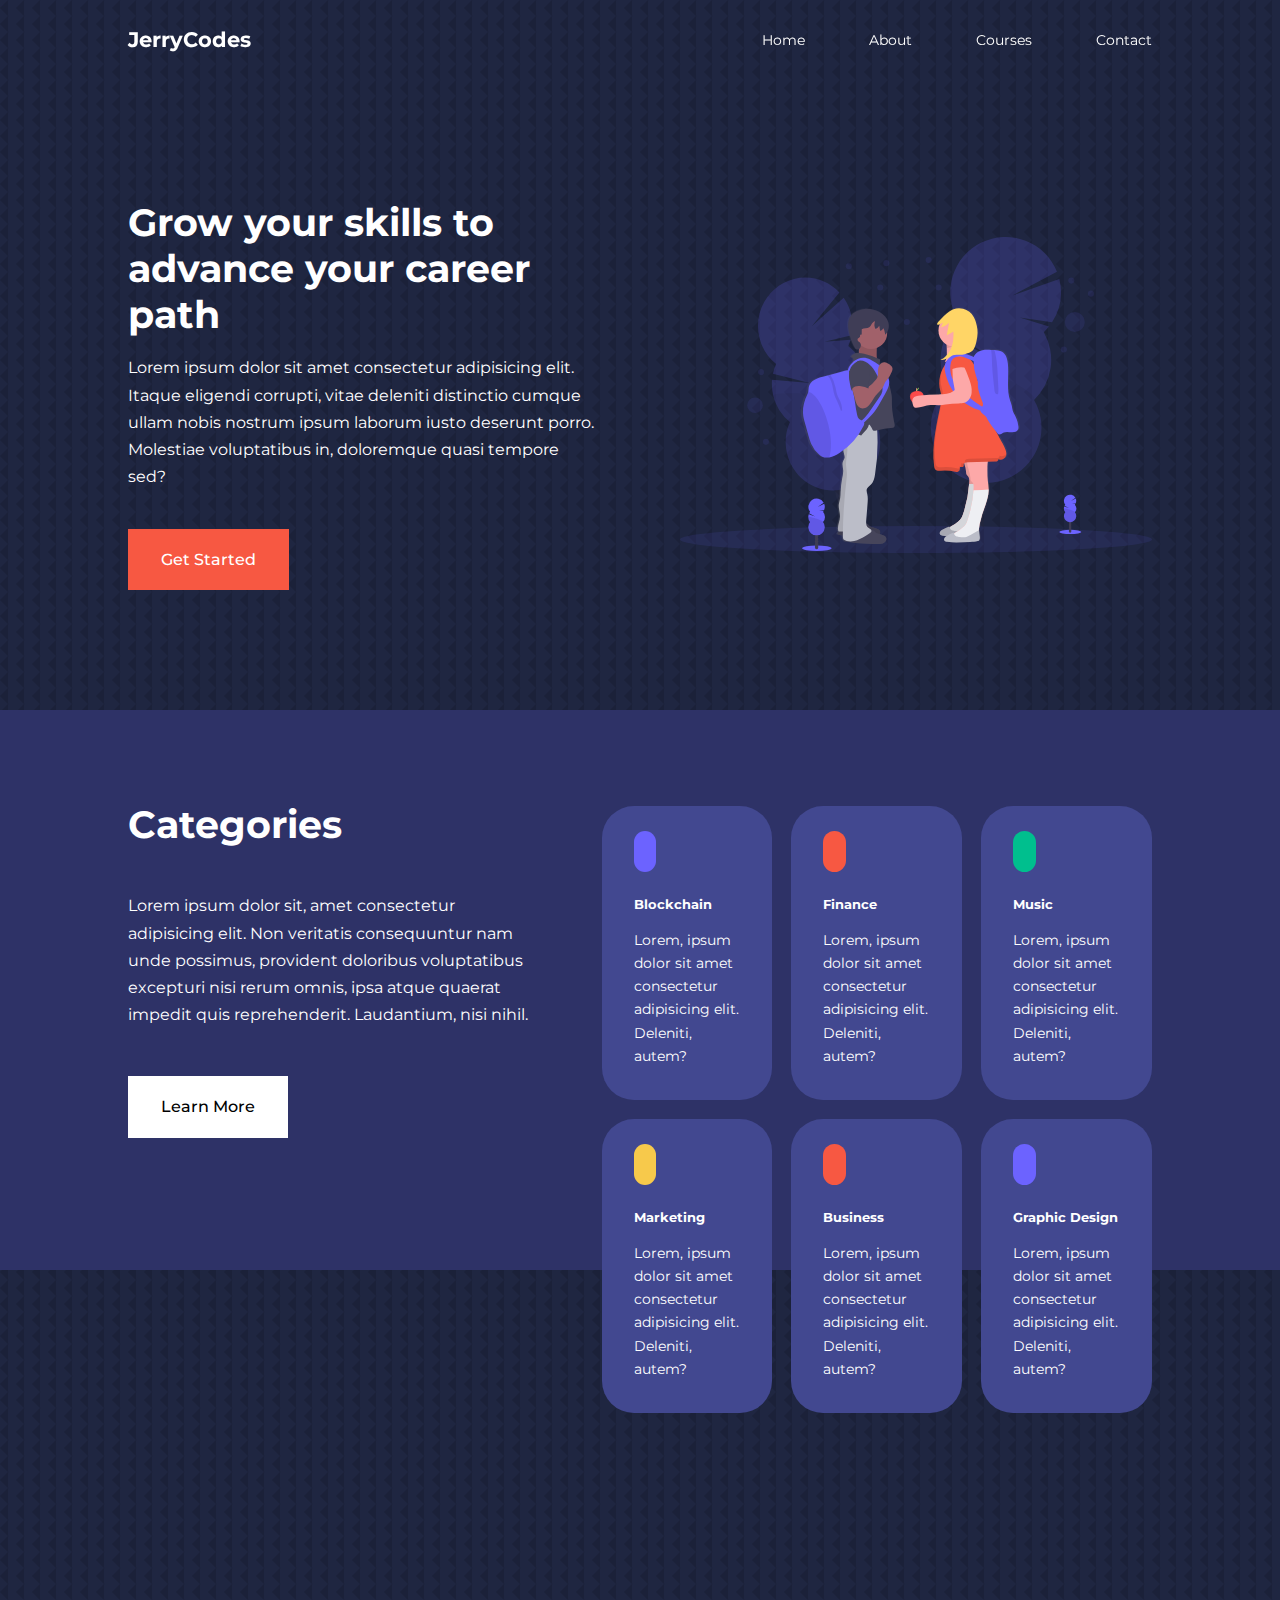
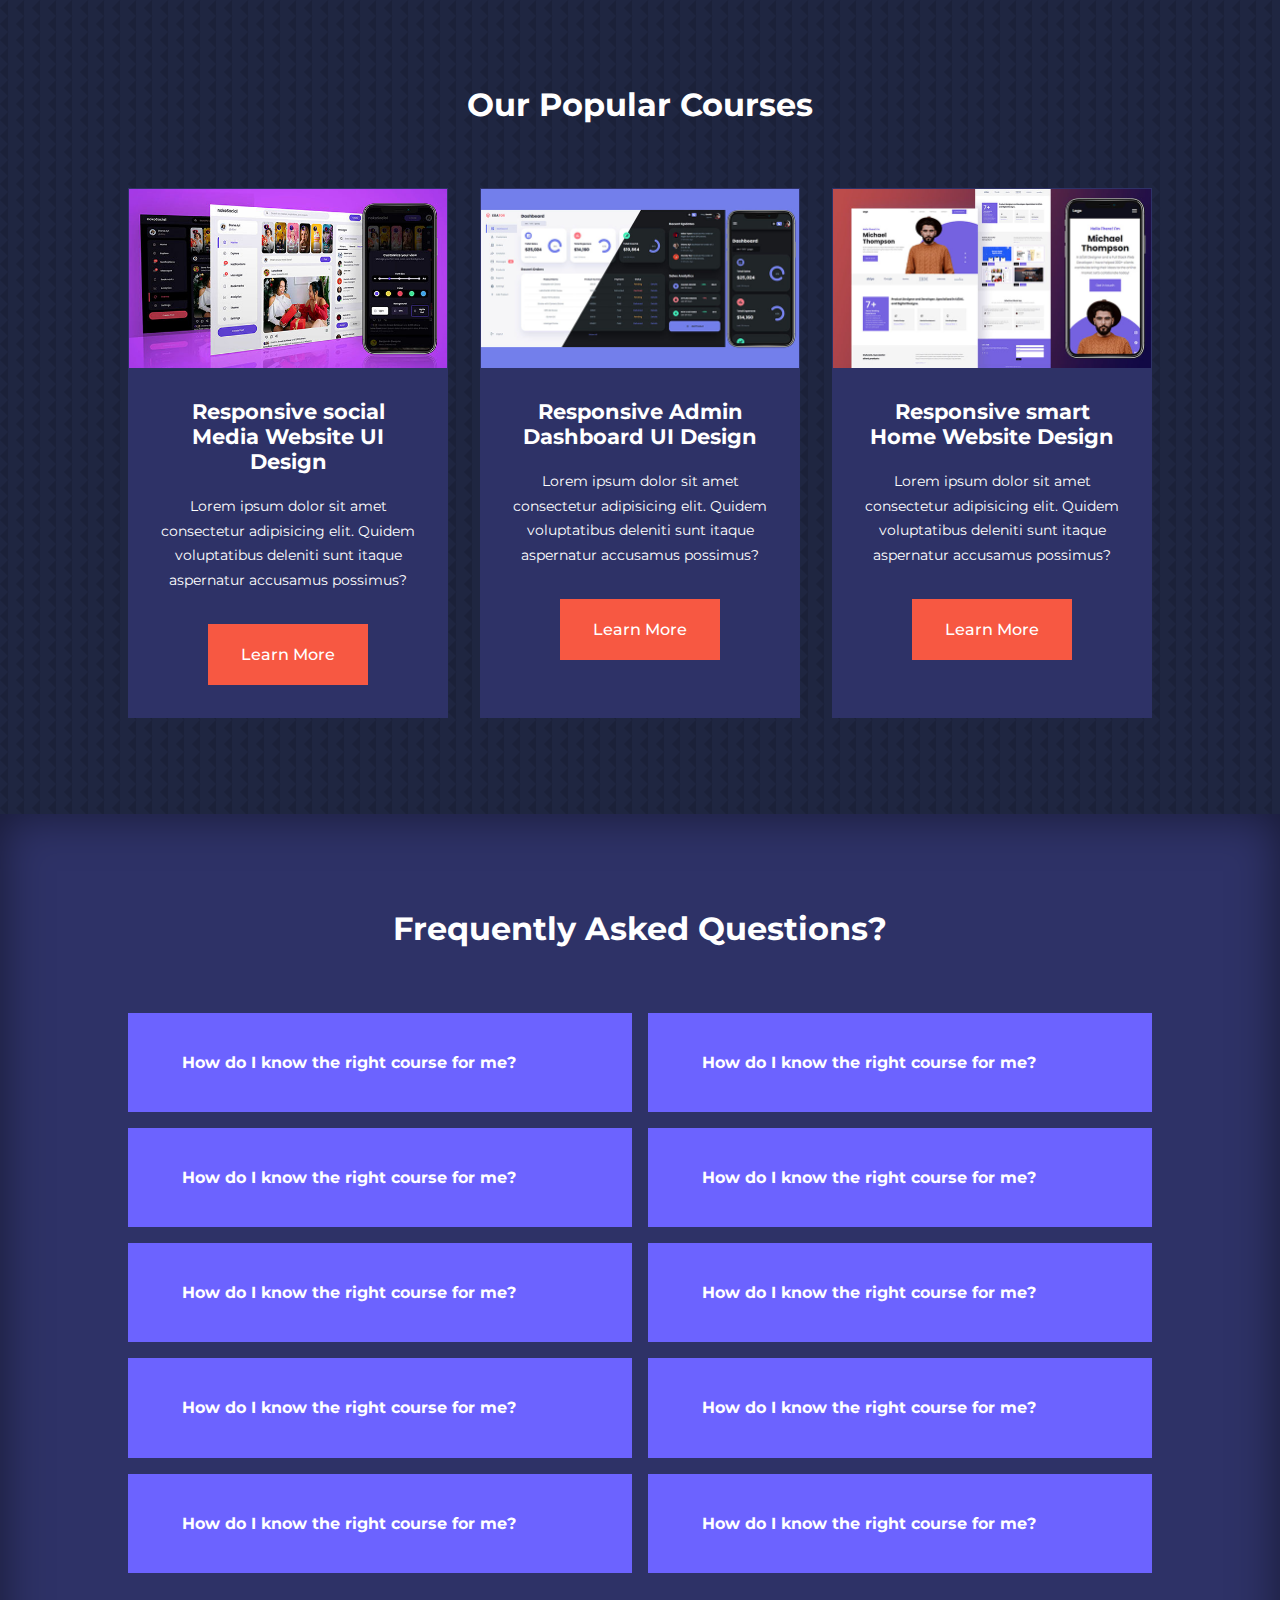
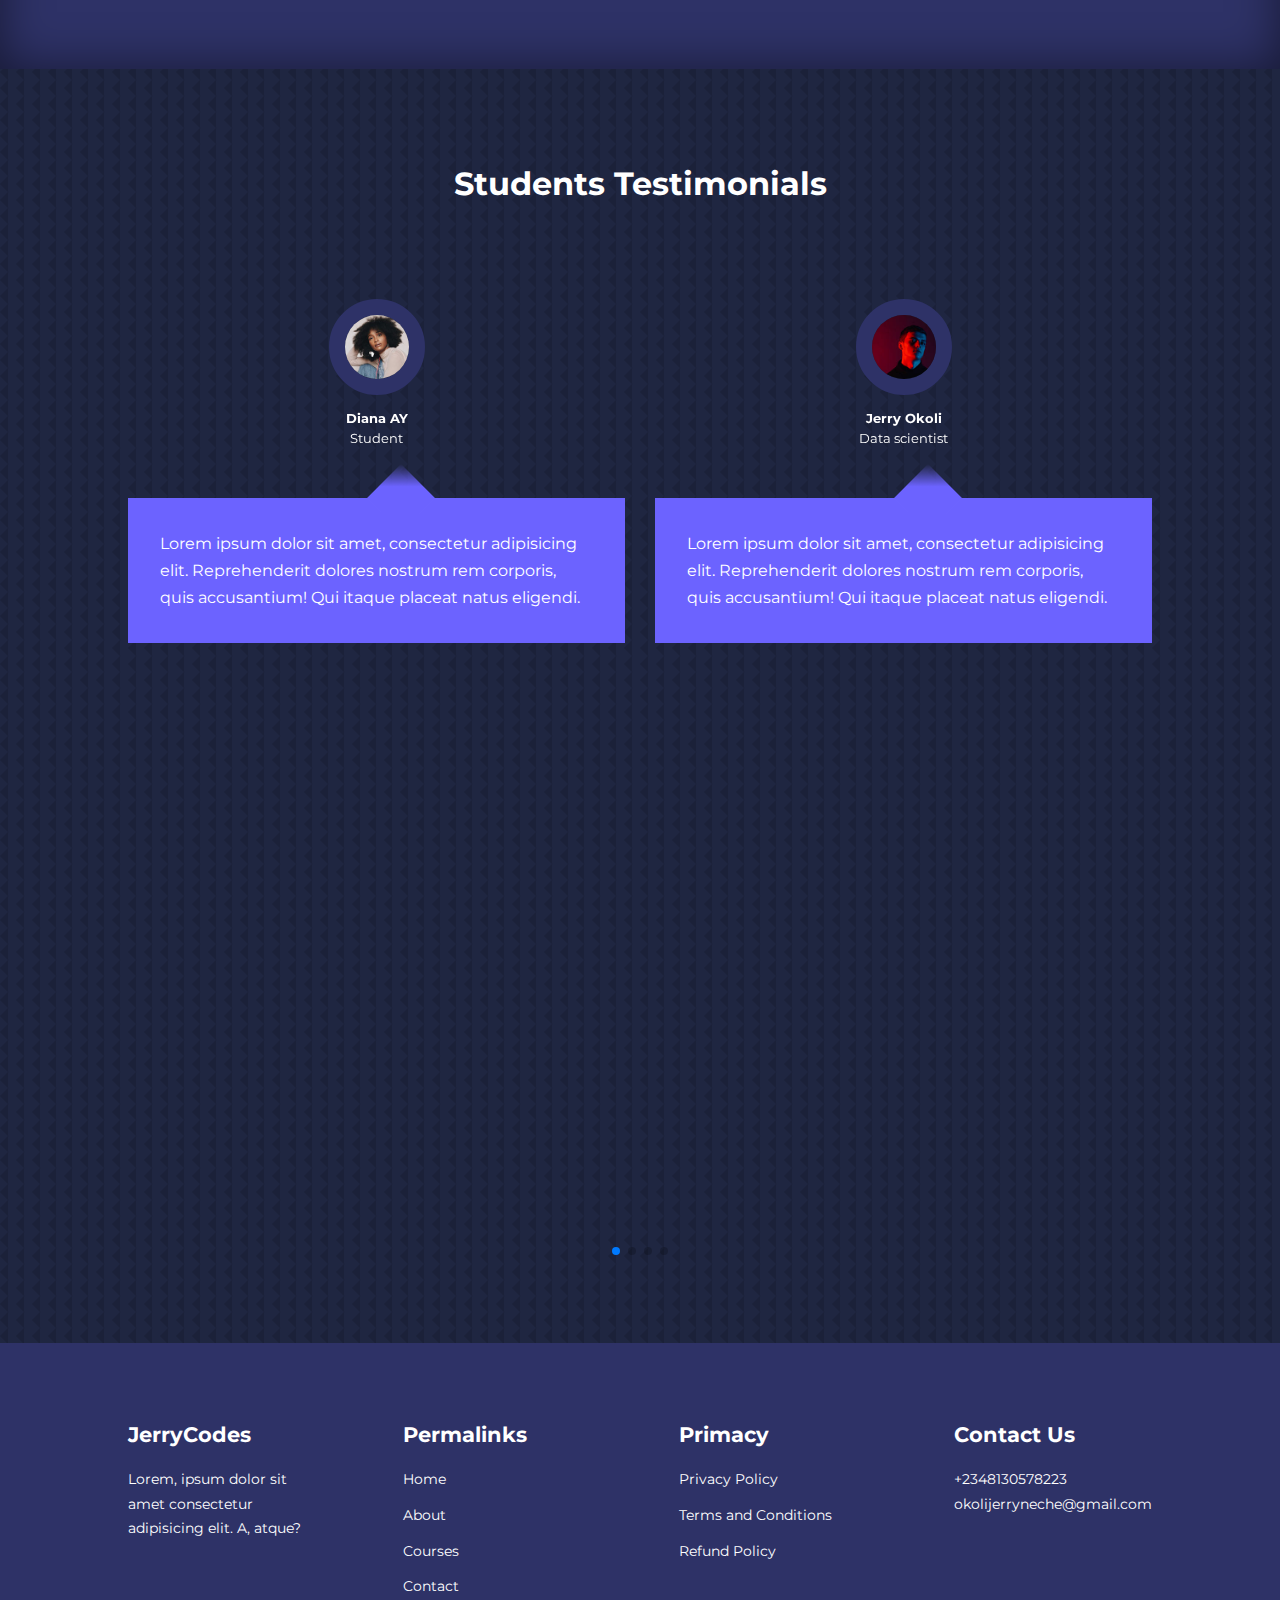
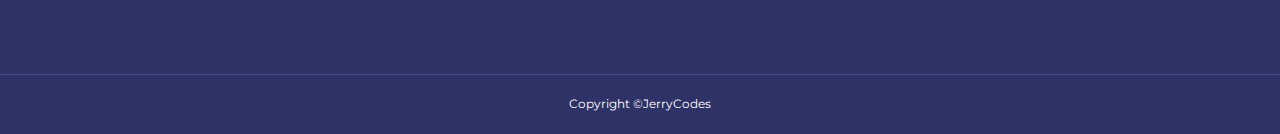
<file: index.html>
<html lang="en">
  <head>
    <meta charset="UTF-8">
    <meta name="viewport" content="width=device-width, initial-scale=1.0">
    <title>Educational Website</title>
    <link rel="stylesheet" href="https://unicons.iconscout.com/release/v4.0.8/css/line.css">

    <link rel="preconnect" href="https://fonts.googleapis.com">
  <link rel="preconnect" href="https://fonts.gstatic.com" crossorigin>
  <link href="https://fonts.googleapis.com/css2?family=Montserrat:wght@300;400;500;600;700;800;900&family=Poppins:wght@400;500;600&family=Roboto+Condensed:wght@300;400;700&family=Roboto:wght@300;400;500;700&display=swap" rel="stylesheet">

    <link rel="stylesheet" href="style.css">

    <link
  rel="stylesheet"
  href="https://cdn.jsdelivr.net/npm/swiper@10/swiper-bundle.min.css"
/>

<style>
  body{
    background-image: url(./bg-texture.png);
  }
</style>
  </head>
  <body>

    <nav>
      <!--BEM BLOCK ELEMENT MODIFIER-->
      <div class="container nav__container">
        <a href="index.html">
          <h4>JerryCodes</h4></a>
          <ul class="nav__menu">
            <li><a href="index.html">Home</a></li>
            <li><a href="about/about.html">About</a></li>
            <li><a href="courses/courses.html">Courses</a></li>
            <li><a href="contact/contact.html">Contact</a></li>
          </ul>
          <button  id="open-menu-btn"><i class="uil uil-bars"></i></button>
          <button  id="close-menu-btn"><i class="uil uil-times"></i></button>
      </div>
    </nav>

  <!--HEADER SECTION-->

  <header>
    <div class="container header__container">
      <div class="header__left">
        <h1> Grow your skills to advance your career path</h1>
        <p>
          Lorem ipsum dolor sit amet consectetur adipisicing elit. Itaque eligendi corrupti, vitae deleniti distinctio cumque ullam nobis nostrum ipsum laborum iusto deserunt porro. Molestiae voluptatibus in, doloremque quasi tempore sed?
        </p>
        <a href="courses/courses.html" class="btn btn-primary">Get Started</a>
      </div>

      <div class="header__right">
        <div class="header__right-image">
          <img src="./education website assets/images/header.svg" alt="image">
        </div>
      </div>
    </div>
  </header>
<!-- END OF HEADER -->
<!-- CATEGORIES SECTION -->
  <section class="categories">
    <div class="container categories__container">
      <div class="categories__left">
        <h1>Categories</h1>
        <p>Lorem ipsum dolor sit, amet consectetur adipisicing elit. Non veritatis consequuntur nam unde possimus, provident doloribus voluptatibus excepturi nisi rerum omnis, ipsa atque quaerat impedit quis reprehenderit. Laudantium, nisi nihil.

        </p>
        <a href="#" class="btn">Learn More</a>
      </div>

      <div class="categories__right">

        <article class="category">
          <span class="category__icon"><i class="uil uil-bitcoin-circle"></i></span>
          <h5>Blockchain</h5>
          <p>Lorem, ipsum dolor sit amet consectetur adipisicing elit. Deleniti, autem?</p>
        </article>

        <article class="category">
          <span class="category__icon"><i class="uil uil-circle"></i></span>
          <h5>Finance</h5>
          <p>Lorem, ipsum dolor sit amet consectetur adipisicing elit. Deleniti, autem?</p>
        </article>

        <article class="category">
          <span class="category__icon"><i class="uil uil-music"></i></span>
          <h5>Music</h5>
          <p>Lorem, ipsum dolor sit amet consectetur adipisicing elit. Deleniti, autem?</p>
        </article>

        <article class="category">
          <span class="category__icon"><i class="uil uil-megaphone"></i></span>
          <h5>Marketing</h5>
          <p>Lorem, ipsum dolor sit amet consectetur adipisicing elit. Deleniti, autem?</p>
        </article>

        <article class="category">
          <span class="category__icon"><i class="uil uil-puzzle-piece"></i></span>
          <h5>Business</h5>
          <p>Lorem, ipsum dolor sit amet consectetur adipisicing elit. Deleniti, autem?</p>
        </article>

        <article class="category">
          <span class="category__icon"><i class="uil uil-palette"></i></span>
          <h5>Graphic Design</h5>
          <p>Lorem, ipsum dolor sit amet consectetur adipisicing elit. Deleniti, autem?</p>
        </article>
      </div>
    </div>
  </section>
<!-- END OF CATEGORIES SECTION -->

<section class="courses">
  <h2>Our Popular Courses</h2>
  <div class="container courses__container">
    <article class="course">
      <div class="course__image">
        <img src="./education website assets/images/course1.jpg" alt="">
      </div>
        <div class="course__info">
          <h4>Responsive social Media Website UI Design</h4>
          <p>Lorem ipsum dolor sit amet consectetur adipisicing elit. Quidem voluptatibus deleniti sunt itaque aspernatur accusamus possimus?
    
          </p>
          <a href="courses/courses.html" class="btn btn-primary">Learn More</a>
        </div>
    </article>

    <article class="course">
      <div class="course__image">
        <img src="./education website assets/images/course3.jpg" alt="">
      </div>
        <div class="course__info">
          <h4>Responsive Admin Dashboard UI Design</h4>
      <p>Lorem ipsum dolor sit amet consectetur adipisicing elit. Quidem voluptatibus deleniti sunt itaque aspernatur accusamus possimus?

      </p>
      <a href="courses/courses.html" class="btn btn-primary">Learn More</a>
        </div>
    </article>

    <article class="course">
      <div class="course__image">
        <img src="./education website assets/images/course2.jpg" alt="">
      </div>
      <div class="course__info">
        <h4>Responsive smart Home Website Design</h4>
      <p>Lorem ipsum dolor sit amet consectetur adipisicing elit. Quidem voluptatibus deleniti sunt itaque aspernatur accusamus possimus?

      </p>
      <a href="courses/courses.html" class="btn btn-primary">Learn More</a>
      </div>
    </article>
  </div>
</section>

<!-- END OF Courses SECTION -->

<section class="faqs">
  <h2>Frequently Asked Questions?</h2>
  <div class="container faqs__container">
    <article class="faq">
      <div class="faq__icon"><i class="uil uil-plus"></i></div>
      <div class="question__answer">
        <h4>How do I know the right course for me?</h4>
        <p>Lorem ipsum dolor sit amet, consectetur adipisicing elit. Pariatur ullam non incidunt aperiam expedita facere iste! Ratione vitae labore, fuga fugit eum, dolorum porro nesciunt, unde repudiandae excepturi libero ullam.

        </p>
      </div>
    </article>

    <article class="faq">
      <div class="faq__icon"><i class="uil uil-plus"></i></div>
      <div class="question__answer">
        <h4>How do I know the right course for me?</h4>
        <p>Lorem ipsum dolor sit amet, consectetur adipisicing elit. Pariatur ullam non incidunt aperiam expedita facere iste! Ratione vitae labore, fuga fugit eum, dolorum porro nesciunt, unde repudiandae excepturi libero ullam.
          
        </p>
      </div>
    </article>

    <article class="faq">
      <div class="faq__icon"><i class="uil uil-plus"></i></div>
      <div class="question__answer">
        <h4>How do I know the right course for me?</h4>
        <p>Lorem ipsum dolor sit amet, consectetur adipisicing elit. Pariatur ullam non incidunt aperiam expedita facere iste! Ratione vitae labore, fuga fugit eum, dolorum porro nesciunt, unde repudiandae excepturi libero ullam.
          
        </p>
      </div>
    </article>

    <article class="faq">
      <div class="faq__icon"><i class="uil uil-plus"></i></div>
      <div class="question__answer">
        <h4>How do I know the right course for me?</h4>
        <p>Lorem ipsum dolor sit amet, consectetur adipisicing elit. Pariatur ullam non incidunt aperiam expedita facere iste! Ratione vitae labore, fuga fugit eum, dolorum porro nesciunt, unde repudiandae excepturi libero ullam.
          
        </p>
      </div>
    </article>

    <article class="faq">
      <div class="faq__icon"><i class="uil uil-plus"></i></div>
      <div class="question__answer">
        <h4>How do I know the right course for me?</h4>
        <p>Lorem ipsum dolor sit amet, consectetur adipisicing elit. Pariatur ullam non incidunt aperiam expedita facere iste! Ratione vitae labore, fuga fugit eum, dolorum porro nesciunt, unde repudiandae excepturi libero ullam.
          
        </p>
      </div>
    </article>

    <article class="faq">
      <div class="faq__icon"><i class="uil uil-plus"></i></div>
      <div class="question__answer">
        <h4>How do I know the right course for me?</h4>
        <p>Lorem ipsum dolor sit amet, consectetur adipisicing elit. Pariatur ullam non incidunt aperiam expedita facere iste! Ratione vitae labore, fuga fugit eum, dolorum porro nesciunt, unde repudiandae excepturi libero ullam.
          
        </p>
      </div>
    </article>

    <article class="faq">
      <div class="faq__icon"><i class="uil uil-plus"></i></div>
      <div class="question__answer">
        <h4>How do I know the right course for me?</h4>
        <p>Lorem ipsum dolor sit amet, consectetur adipisicing elit. Pariatur ullam non incidunt aperiam expedita facere iste! Ratione vitae labore, fuga fugit eum, dolorum porro nesciunt, unde repudiandae excepturi libero ullam.
          
        </p>
      </div>
    </article>

    <article class="faq">
      <div class="faq__icon"><i class="uil uil-plus"></i></div>
      <div class="question__answer">
        <h4>How do I know the right course for me?</h4>
        <p>Lorem ipsum dolor sit amet, consectetur adipisicing elit. Pariatur ullam non incidunt aperiam expedita facere iste! Ratione vitae labore, fuga fugit eum, dolorum porro nesciunt, unde repudiandae excepturi libero ullam.
          
        </p>
      </div>
    </article>

    <article class="faq">
      <div class="faq__icon"><i class="uil uil-plus"></i></div>
      <div class="question__answer">
        <h4>How do I know the right course for me?</h4>
        <p>Lorem ipsum dolor sit amet, consectetur adipisicing elit. Pariatur ullam non incidunt aperiam expedita facere iste! Ratione vitae labore, fuga fugit eum, dolorum porro nesciunt, unde repudiandae excepturi libero ullam.
          
        </p>
      </div>
    </article>

    <article class="faq">
      <div class="faq__icon"><i class="uil uil-plus"></i></div>
      <div class="question__answer">
        <h4>How do I know the right course for me?</h4>
        <p>Lorem ipsum dolor sit amet, consectetur adipisicing elit. Pariatur ullam non incidunt aperiam expedita facere iste! Ratione vitae labore, fuga fugit eum, dolorum porro nesciunt, unde repudiandae excepturi libero ullam.
          
        </p>
      </div>
    </article>
  </div>
</section>

<!-- END OF FAQS SECTION -->

<section class="container testimonials__container mySwiper ">
  <h2>Students Testimonials</h2>
  <div class="swiper-wrapper">
     <article class="testimonial swiper-slide">
      <div class="avatar">
        <img src="./education website assets/images/avatar1.jpg" alt="">
      </div>

      <div class="testimonial__info">
        <h5>Diana AY</h5>
        <small>Student</small>
      </div>

      <div class="testimonial__body">
        <p>
          Lorem ipsum dolor sit amet, consectetur adipisicing elit. Reprehenderit dolores nostrum rem corporis, quis accusantium! Qui itaque placeat natus eligendi.
          
        </p>
      </div>
    </article>

    <article class="testimonial swiper-slide">
      <div class="avatar">
        <img src="./education website assets/images/avatar2.jpg" alt="">
      </div>

      <div class="testimonial__info">
        <h5>Jerry Okoli</h5>
        <small>Data scientist</small>
      </div>

      <div class="testimonial__body">
        <p>
          Lorem ipsum dolor sit amet, consectetur adipisicing elit. Reprehenderit dolores nostrum rem corporis, quis accusantium! Qui itaque placeat natus eligendi.
          
        </p>
      </div>
    </article>

    <article class="testimonial swiper-slide">
      <div class="avatar">
        <img src="./education website assets/images/avatar3.jpg" alt="">
      </div>

      <div class="testimonial__info">
        <h5>Onyema Godwin</h5>
        <small>Web Developer</small>
      </div>

      <div class="testimonial__body">
        <p>
          Lorem ipsum dolor sit amet, consectetur adipisicing elit. Reprehenderit dolores nostrum rem corporis, quis accusantium! Qui itaque placeat natus eligendi.
          
        </p>
      </div>
    </article>

    <article class="testimonial swiper-slide">
      <div class="avatar">
        <img src="./education website assets/images/avatar4.jpg" alt="">
      </div>

      <div class="testimonial__info">
        <h5>Halima Yusuf</h5>
        <small>Student</small>
      </div>

      <div class="testimonial__body">
        <p>
          Lorem ipsum dolor sit amet, consectetur adipisicing elit. Reprehenderit dolores nostrum rem corporis, quis accusantium! Qui itaque placeat natus eligendi.
          
        </p>
      </div>
    </article>

    <article class="testimonial swiper-slide">
      <div class="avatar">
        <img src="./education website assets/images/avatar5.jpg" alt="">
      </div>

      <div class="testimonial__info">
        <h5>mohammed Akbar</h5>
        <small>Model</small>
      </div>

      <div class="testimonial__body">
        <p>
          Lorem ipsum dolor sit amet, consectetur adipisicing elit. Reprehenderit dolores nostrum rem corporis, quis accusantium! Qui itaque placeat natus eligendi.
          
        </p>
      </div>
    </article>
  </div>
  <div class="swiper-pagination"></div>
</section>
<!-- END OF TESTIMONIAL SECTION -->

<footer>
  <div class="container footer__container">
    <div class="footer__1">
      <a href="index.html" class="footer__logo"><h4>JerryCodes</h4></a>
      <P>Lorem, ipsum dolor sit amet consectetur adipisicing elit. A, atque?</P>
    </div>

    <div class="footer__2">
      <h4>Permalinks</h4>
      <ul class="permalinks">
        <li><a href="index.html">Home</a></li>
        <li><a href="./about/about.html">About</a></li>
        <li><a href="./courses/courses.html">Courses</a></li>
        <li><a href="./contact/contact.html">Contact</a></li>
      </ul>
    </div>

    <div class="footer__3">
      <h4>Primacy</h4>
      <ul class="privacy">
        <li><a href="#">Privacy Policy</a></li>
        <li><a href="#">Terms and Conditions</a></li>
        <li><a href="#">Refund Policy</a></li>
      </ul>
    </div>

    <div class="footer__4">
      <h4>Contact Us</h4>
      <div>
        <p>+2348130578223</p>
        <p>okolijerryneche@gmail.com</p>
      </div>

      <ul class="footer__socials">
        <li><a href="#"><i class="uil uil-facebook"></i></a></li>
        <li><a href="#"><i class="uil uil-instagram-alt"></i></a></li>
        <li><a href="#"><i class="uil uil-twitter"></i></a></li>
        <li><a href="#"><i class="uil uil-linkedin-alt"></i></a></li>
      </ul>
    </div>

    
   
  </div>
  <div class="footer__copyright">
    <small>Copyright &copy;JerryCodes</small>
  </div>
</footer>

<!-- END OF FOOTER SECTION -->

<script src="https://cdn.jsdelivr.net/npm/swiper@10/swiper-bundle.min.js"></script>
    <script type="module" src="main.js"></script>

    <script>
      var swiper = new Swiper(".mySwiper", {
        slidesPerView: 1,
        spaceBetween: 30,
        pagination: {
          el: ".swiper-pagination",
          clickable: true,
        },

        //when window width > 600px
        breakpoints: {
          800: {
            slidesPerView: 2
          }
        }
      });
    </script>
  </body>
  </html>
</file>
<file: style.css>
*{
  margin: 0;
  padding: 0;
  outline: 0;
  border: 0;
  text-decoration: none;
  list-style: none;
  box-sizing: border-box;
}

:root{
  --color-primary: #6c63ff;
  --color-success: #00bf8e;
  --color-warning: #f7c94b;
  --color-danger: #f75842;
  --color-danger-variant: rgba(247, 88, 66, 0.4);
  --color-white: #fff;
  --color-black: #000;
  --color-light: rgba(255, 255, 255, 0.7);
  --color-bg: #1f2641;
  --color-bg1: #2e3267;
  --color-bg2: #424890;

  --container-width-lg: 80%;
  --container-width-md: 90%;
  --container-width-sm: 94%;

  --transition: all 400ms ease;
}

body{
  font-family: 'Montserrat', sans-serif;
  line-height: 1.7;
  color: var(--color-white);
  background: var(--color-bg);
}

.container{
  width: var(--container-width-lg);
  margin: 0 auto;
}

section {
  padding: 6rem 0;
}

section h2 {
  text-align: center;
  margin-bottom: 4rem;
}

h1, h2, h3, h4, h5 {
  line-height: 1.2;
}

h1{
  font-size: 2.4rem;
}

h2{
  font-size: 2rem;
}

h3{
  font-size: 1.6rem;
}

h4{
  font-size: 1.3rem;
}

a{
  color: var(--color-white);
}

img{
  width: 100%;
  display: block;
  object-fit: cover;
  object-position: center;
}

.btn{
  display: inline-block;
  background: var(--color-white);
  color: var(--color-black);
  padding: 1rem 2rem;
  border: 1px solid transparent;
  font-weight: 500;
  transition: var(--transition);
}

.btn:hover{
  background: transparent;
  color: var(--color-white);
  border-color: var(--color-white);
}

.btn-primary{
  background: var(--color-danger);
  color: var(--color-white);
}

/*************NAVBAR***************/

nav{
  background: transparent;
  width: 100vw;
  height: 5rem;
  position: fixed;
  top: 0;
  z-index: 11;
}

.window-scroll{
  background: var(--color-primary);
  box-shadow: 0 1rem 2rem rgba(0, 0, 0, .3);
}

nav .nav__container{
  height: 100%;
  display: flex;
  justify-content: space-between;
  align-items: center;
}

nav button{
  display: none;
}

nav .nav__menu{
  display: flex;
  align-items: center;
  gap: 4rem;
}

nav .nav__menu a{
  font-size: .9rem;
  transition: all 400ms ease;
}

nav .nav__menu a:hover{
  color: var(--color-bg2);
}

/************* HEADER STYLING**************/

header{
  position: relative;
  top: 5rem;
  overflow: hidden;
  height: 70vh;
  margin-bottom: 5rem;
}

.container.header__container{
  display: grid;
  grid-template-columns: 1fr 1fr;
  align-items: center;
  gap: 5rem;
  height: 100%;
}

.header__left p{
  margin: 1rem 0 2.4rem;
}

/************* FOR CATEGORIES **************/

.categories{
  background: var(--color-bg1);
  height: 35rem;
}

.categories h1{
  line-height: 1;
  margin-bottom: 3rem;
}

.categories__container{
  display: grid;
  grid-template-columns: 40% 60%;
  gap: 4rem;
}

.categories__left p{
  margin: 1rem 0 3rem;
}

.categories__right{
  display: grid;
  grid-template-columns: repeat(3, 1fr);
  gap: 1.2rem;
  margin-right: 4rem;
}

.category{
  background: var(--color-bg2);
  padding: 2rem;
  border-radius: 2rem;
  transition: var(--transition);
}

.category:hover{
  box-shadow: 0 3rem 3rem rgba(0, 0, 0, 0.3);
  z-index: 1;
}

.category__icon{
  background: var(--color-primary);
  padding: .7rem;
  border-radius: .9rem;
}

.category h5{
  margin: 2rem 0 1rem;
}

.category p{
  font-size: .85rem;
}

.category:nth-child(2) .category__icon{
  background: var(--color-danger);
}

.category:nth-child(3) .category__icon{
  background: var(--color-success);
}

.category:nth-child(4) .category__icon{
  background: var(--color-warning);
}

.category:nth-child(5) .category__icon{
  background: var(--color-danger);
}


/************* FOR POPULAR COURSES **************/

.courses {
  margin-top: 20rem;
}

.courses__container{
  display: grid;
  grid-template-columns: repeat(3, 1fr);
  gap: 2rem;
}

.course{
  background: var(--color-bg1);
  text-align: center;
  border: 1px solid transparent;
  transition: var(--transition);
}

.course:hover{
  background: transparent;
  border-color: var(--color-primary);
}

.course__info{
  padding: 2rem;
}

.course__info p{
  margin: 1.2rem 0 2rem;
  font-size: .9rem;
}
/************* FOR FAQS **************/

.faqs{
  background: var(--color-bg1);
  box-shadow: inset 0 0 3rem rgba(0, 0, 0, 0.5);
}

.faqs__container{
  display: grid;
  grid-template-columns: repeat(2, 1fr);
  gap: 1rem;
}

.faq{
  padding: 2rem;
  display: flex;
  align-items: center;
  gap: 1.4rem;
  height: fit-content;
  background: var(--color-primary);
  cursor: pointer;
}

.faq h4{
  font-size: 1rem;
  line-height: 2.2;
}

.faq__icon{
  align-self: flex-start;
  font-size: 1.2rem;
}

.faq p{
  margin: .8rem;
  display: none;
}

.faq.open p{
  display: block;
}

/************* FOR TESTIMONIAL **************/

.testimonials__container{
  overflow-x: hidden;
  position: relative;
  margin-bottom: 5rem;
}

.testimonial{
  padding-top: 2rem;
}

.avatar{
  width: 6rem;
  height: 6rem;
  border-radius: 50%;
  overflow: hidden;
  margin: 0 auto 1rem;
  border: 1rem solid var(--color-bg1);
}

.testimonial__info{
  text-align: center;
}

.testimonial__body{
  background: var(--color-primary);
  padding: 2rem;
  margin-top: 3rem;
  position: relative;
}

.testimonial__body::before{
 content: ""; 
 display: block;
 background: linear-gradient(135deg, transparent,  var(--color-primary), var(--color-primary),  var(--color-primary));
 width: 3rem;
 height: 3rem;
 position: absolute;
 left: 50%;
 top: -1.5rem;
 transform: rotate(45deg);
}

footer{
  background: var(--color-bg1);
  padding-top: 5rem;
  font-size: .9rem;
}

.footer__container{
  display: grid;
  grid-template-columns: repeat(4, 1fr);
  gap: 5rem;
}

.footer__container > div h4{
  margin-bottom: 1.2rem;
}

.footer__1 p{
  margin: 0 0 2rem;
}

footer ul li{
  margin-bottom: .7rem;
}

footer ul li a:hover{
  text-decoration: underline;
}

.footer__socials{
  font-size: 1.2rem;
  display: flex;
  /*align-items: center;
  justify-content: space-between;*/
  gap: 1rem;
  margin-top: 2rem;
}

.footer__copyright{
 text-align: center;
 margin-top: 4rem;
 padding: 1.2rem 0;
 border-top: 1px solid var(--color-bg2);
}

/******************* MEDIA QUERIES ******************/

@media screen and (max-width: 1024px ){
  .container{
    width: var(--container-width-md);
  }

  h1{
    font-size: 2.2rem;
  }

  h2{
    font-size: 1.7rem;
  }

  h3{
    font-size: 1.4rem;
  }
  h4{
    font-size: 1.2rem;
  }

  /*****NAVBAR******/

  nav button{
    display: inline-block;
    background: transparent;
    font-size: 1.8rem;
    color: var(--color-white);
    cursor: pointer;
  }

  nav button#close-menu-btn{
    display: none;
  }

  nav .nav__menu{
    display: none;
    position: fixed;
    top: 5rem;
    right: 5%;
    height: fit-content;
    width: 18rem;
    flex-direction: column;
    gap: 0;
  }

   .nav__container .nav__menu{
    gap: 0;
  }

  .nav__menu li{
    width: 100%;
    height: 5.8rem;
    transition: animateNavItems 1s linear forwards;
    transform-origin: top right;
    opacity: none;
  }

  .nav__menu li:nth-child(2){
    animation-delay: 200ms;
  }
  .nav__menu li:nth-child(2){
    animation-delay: 400ms;
  }
  .nav__menu li:nth-child(4){
    animation-delay: 600ms;
  }

  @keyframes animateNavItems {
    0%{
        transform: rotateZ(-90deg) rotateX(90deg) scale(0.1);
    }
    100%{
      transform: rotateZ(0) rotateX(0) scale(1);
    }
  }

  .nav__menu li a{
    background: var(--color-primary);
    box-shadow: -4rem 6rem 10rem rgba(255, 255, 255, 0.6);
    width: 100%;
    height: 100%;
    display: grid;
    place-items: center;
  }

  .nav__menu li a:hover{
    background: var(--color-bg2);
    color: var(--color-white);
  }

  /*****HEADER******/

  header{
    height: 52vh;
    margin-bottom: 4rem;
  }

  .header__container{
    gap: 0;
    padding-bottom: 3rem;
  }

  /*****CATEGORIES******/
  .categories{
    height: auto;
  }

  .categories__container{
    grid-template-columns: 1fr;
    gap: 3rem;
  }

  .categories__left{
    margin-right: 0;
  }

  /*****POPULAR COURSES******/

  .courses{
    margin-top: 0;
  }

  .courses__container{
    grid-template-columns: 1fr 1fr;
  }

  /*****FAQ******/

  .faqs__container{
    grid-template-columns: 1fr;
  }

  .faq{
    padding: 1.5rem;
  }

  /*****FOOTER******/

  .footer__container{
    grid-template-columns: 1fr 1fr;
  }
}

/***** MEDIA QUERIES (PHONES) ******/

@media screen and (max-width: 600px) {
 .container{
  width: var(--container-width-sm);
 }

 /*****NAVBAR******/

 .nav__menu{
  right: 3%;
 }

 /*****HEADER******/

 header{
  height: 100vh;
 }

 .header__container{
  grid-template-columns: 1fr;
  text-align: center;
  margin-top: 0;
 }

 .header__left p{
  margin-bottom: 1.3rem;
 }

 /*****CATEGORIES******/

 .categories__right{
  grid-template-columns: 1fr 1fr;
  gap: 0.7rem;
 }

 .category{
  padding: 1rem;
  border-radius: 1rem;
  margin-left: 1rem;
 }

 .category__icon{
  margin-top: 4px;
  display: inline-block;
 }

 /*****POPULAR COURSES******/

 .courses__container{
  grid-template-columns: 1fr;
 }

 /*****TESTIMONIAL******/

 .testimonial__body{
  padding: 1.2rem;
 }

 /*****FOOTER*****/

 .footer__container{
  grid-template-columns: 1fr;
  text-align: center;
  gap: 2rem;
 }

 .question__answer h4{
  font-size: .7rem;
 }

 .footer__1 p{
  margin: 1rem auto;
 }

 .footer__socials{
  justify-content: center;
 }
}
</file>
